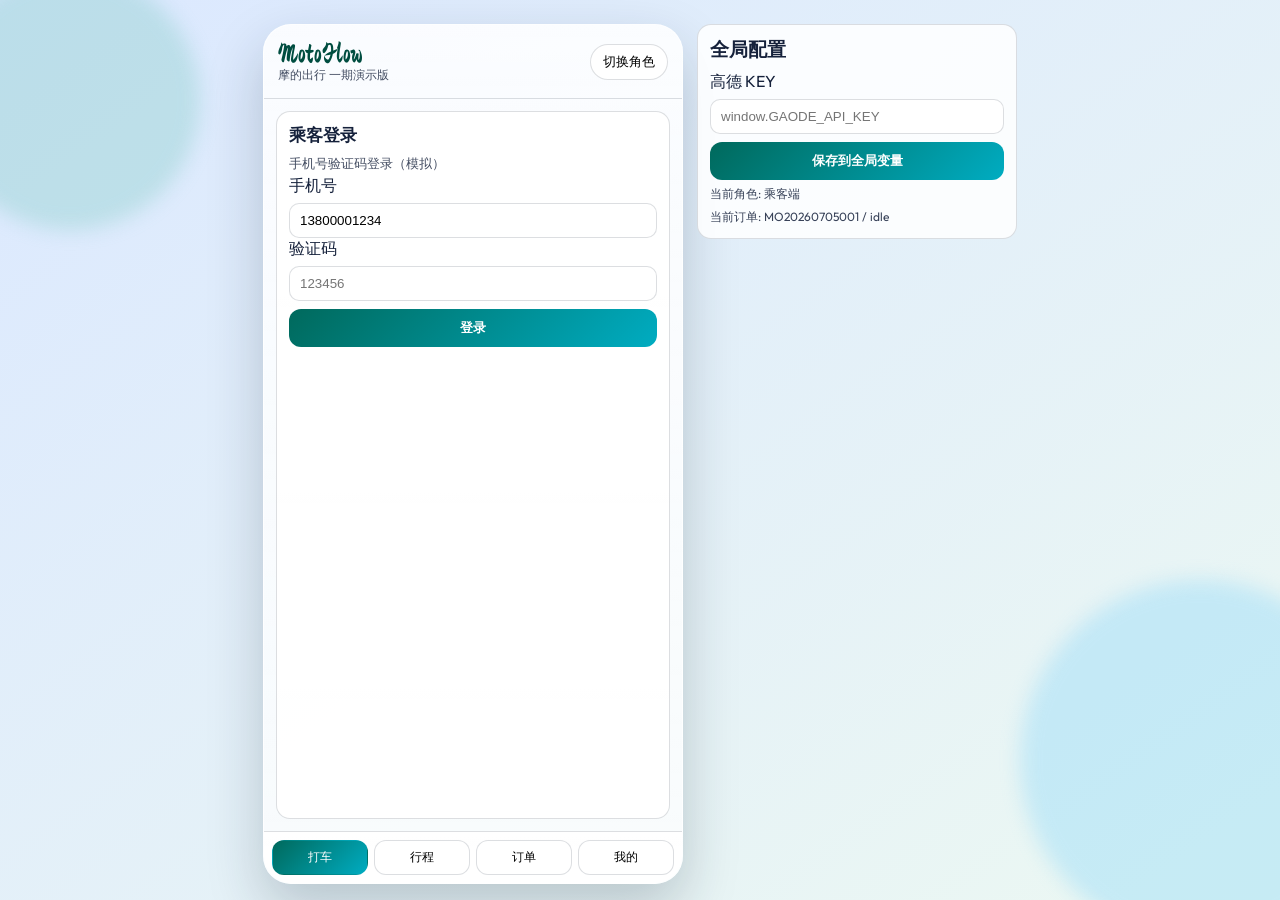
<file: index.html>
<!doctype html>
<html lang="zh-CN">
  <head>
    <meta charset="UTF-8" />
    <meta name="viewport" content="width=device-width, initial-scale=1.0" />
    <title>摩的出行一期移动端 MVP</title>
    <link rel="preconnect" href="https://fonts.googleapis.com" />
    <link rel="preconnect" href="https://fonts.gstatic.com" crossorigin />
    <link
      href="https://fonts.googleapis.com/css2?family=Outfit:wght@400;500;700;800&family=Ma+Shan+Zheng&display=swap"
      rel="stylesheet"
    />
    <link rel="stylesheet" href="styles.css" />
  </head>
  <body>
    <div class="bg-glow">
      <div class="blob b1"></div>
      <div class="blob b2"></div>
    </div>

    <main class="phone-wrap">
      <section class="phone-shell">
        <header class="mobile-head">
          <div>
            <div class="brand">MotoFlow</div>
            <div class="sub">摩的出行 一期演示版</div>
          </div>
          <button id="roleSwitchBtn" class="chip">切换角色</button>
        </header>

        <section id="view" class="screen"></section>

        <footer class="mobile-foot">
          <nav id="mobileTabs" class="mobile-tabs"></nav>
        </footer>
      </section>

      <section class="dock">
        <div class="dock-card">
          <h3>全局配置</h3>
          <label>高德 KEY</label>
          <input id="gaodeKeyInput" placeholder="window.GAODE_API_KEY" />
          <button id="saveKeyBtn" class="btn">保存到全局变量</button>
          <p id="roleLabel" class="note"></p>
          <p id="statusLabel" class="note"></p>
        </div>
      </div>
    </main>

    <script src="app.js"></script>
  </body>
</html>
</file>
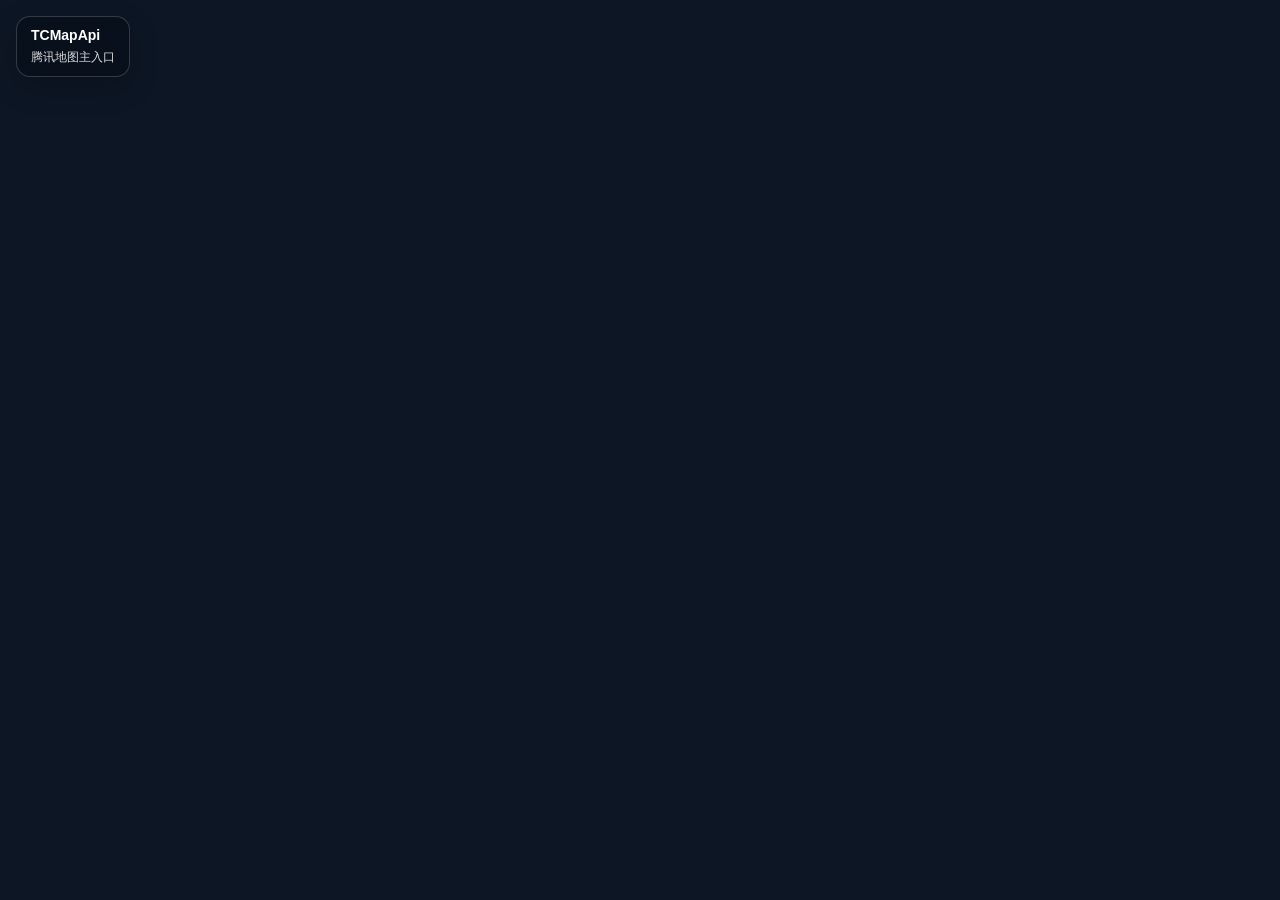
<file: TCMapApi/index.html>
<!doctype html>
<html lang="zh-CN">
<head>
  <meta charset="utf-8" />
  <meta name="viewport" content="width=device-width, initial-scale=1" />
  <meta http-equiv="X-UA-Compatible" content="ie=edge" />
  <title>TCMapApi - 腾讯地图组件</title>
  <script charset="utf-8" src="https://map.qq.com/api/gljs?v=1.exp&key=CSIBZ-OXWY3-MD23Q-RVESB-5CESS-YDBTD"></script>
  <style type="text/css">
    html,
    body {
      height: 100%;
      margin: 0px;
      padding: 0px;
      overflow: hidden;
      font-family: "PingFang SC", "Microsoft YaHei", sans-serif;
      background: #0d1624;
    }

    #container {
      position: relative;
      width: 100%;
      height: 100%;
    }

    .tag {
      position: absolute;
      top: 16px;
      left: 16px;
      z-index: 10;
      background: rgba(8, 15, 26, 0.72);
      color: #fff;
      border: 1px solid rgba(255, 255, 255, 0.18);
      border-radius: 14px;
      padding: 10px 14px;
      backdrop-filter: blur(10px);
      box-shadow: 0 10px 30px rgba(0, 0, 0, 0.2);
    }

    .tag strong {
      display: block;
      margin-bottom: 4px;
      font-size: 14px;
    }

    .tag span {
      font-size: 12px;
      opacity: 0.86;
    }
  </style>
</head>
<body onload="initMap()">
  <div id="container"></div>
  <div class="tag">
    <strong>TCMapApi</strong>
    <span>腾讯地图主入口</span>
  </div>
  <script type="text/javascript">
    function initMap() {
      var center = new TMap.LatLng(39.984104, 116.307503);
      var map = new TMap.Map("container", {
        rotation: 20,
        pitch: 30,
        zoom: 12,
        center: center
      });

      map.on("click", function (evt) {
        console.log("map click", evt);
      });
    }
  </script>
</body>
</html>
</file>
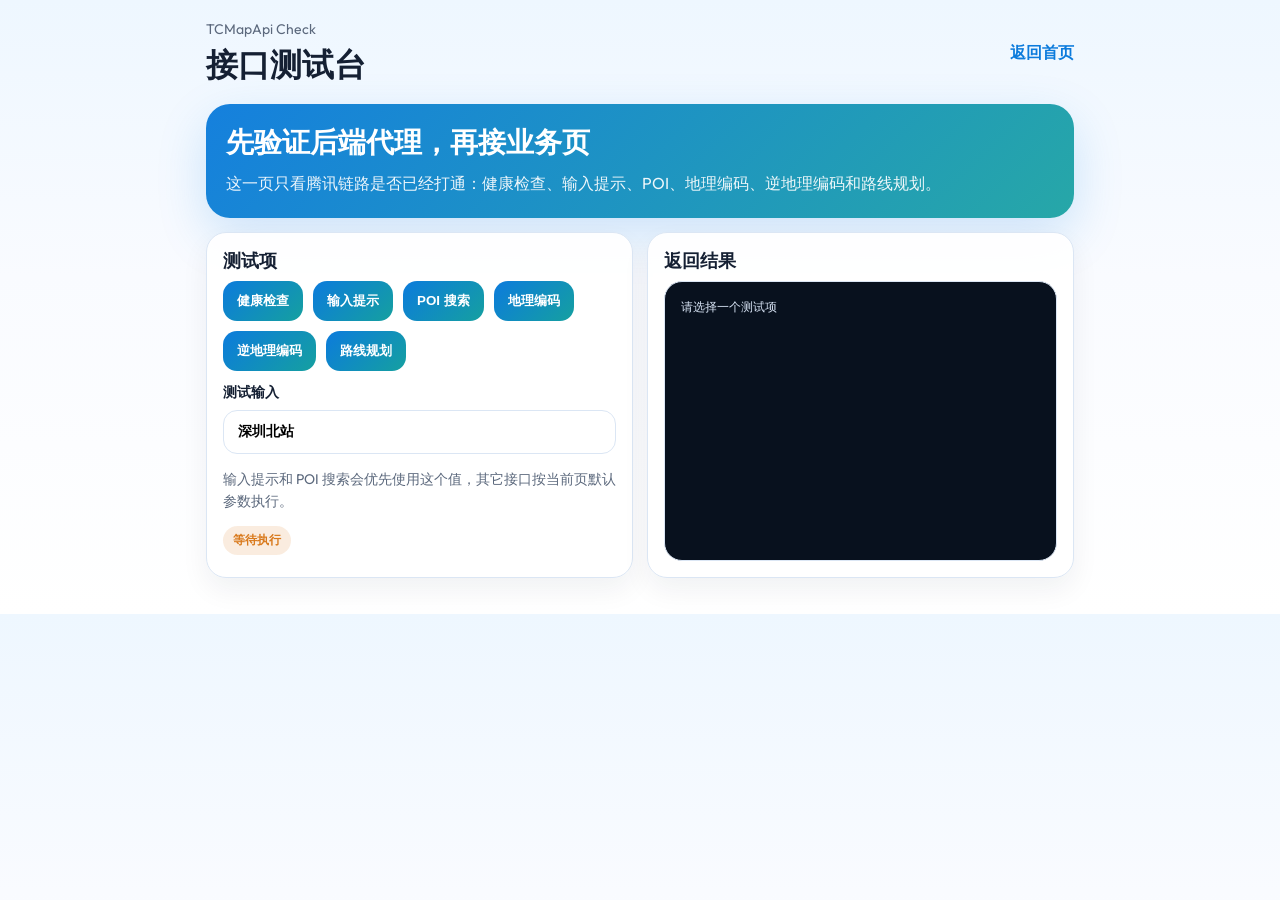
<file: TCMapApi/pages/api-check.html>
<!doctype html>
<html lang="zh-CN">
<head>
  <meta charset="utf-8" />
  <meta name="viewport" content="width=device-width, initial-scale=1" />
  <title>TCMapApi - 接口测试</title>
  <link rel="preconnect" href="https://fonts.googleapis.com" />
  <link rel="preconnect" href="https://fonts.gstatic.com" crossorigin />
  <link href="https://fonts.googleapis.com/css2?family=Outfit:wght@400;500;600;700;800&display=swap" rel="stylesheet" />
  <script src="/TCMapApi/assets/js/shared.js" defer></script>
  <style>
    :root { color-scheme: light; --bg:#f4f9ff; --card:#ffffff; --ink:#152033; --muted:#5c697d; --line:#dbe6f4; --brand:#0c7bdc; --brand2:#15a0a0; --warn:#d97a1d; --ok:#1f9d6a; }
    * { box-sizing: border-box; }
    body { margin: 0; font-family: 'Outfit', 'PingFang SC', 'Microsoft YaHei', sans-serif; background: linear-gradient(180deg, #eef7ff, #f9fbff 45%, #ffffff 100%); color: var(--ink); }
    .shell { width: min(100%, 900px); margin: 0 auto; padding: 18px 16px 36px; }
    .top { display:flex; align-items:center; justify-content:space-between; gap: 12px; margin-bottom: 16px; }
    .back { text-decoration:none; color: var(--brand); font-weight: 700; }
    .hero { background: linear-gradient(135deg, rgba(12,123,220,.96), rgba(21,160,160,.92)); color: #fff; border-radius: 24px; padding: 20px; box-shadow: 0 18px 50px rgba(12,123,220,.18); }
    .hero h1 { margin: 0 0 8px; font-size: 28px; }
    .hero p { margin: 0; line-height: 1.7; color: rgba(255,255,255,.92); }
    .grid { display: grid; gap: 14px; margin-top: 14px; }
    .card { background: rgba(255,255,255,.95); border: 1px solid var(--line); border-radius: 20px; padding: 16px; box-shadow: 0 12px 28px rgba(22,34,53,.06); }
    .title { margin: 0 0 8px; font-size: 18px; }
    .muted { color: var(--muted); font-size: 14px; line-height: 1.6; }
    .actions { display:flex; gap: 10px; flex-wrap: wrap; }
    .btn { appearance:none; border:0; padding: 11px 14px; border-radius: 14px; color:#fff; font-weight:700; background: linear-gradient(135deg, var(--brand), var(--brand2)); }
    .btn.alt { color: var(--ink); background: #f5f8fd; border: 1px solid var(--line); }
    label { display:block; margin-top: 12px; font-weight: 700; font-size: 14px; }
    input { width: 100%; margin-top: 8px; border: 1px solid var(--line); border-radius: 14px; padding: 12px 14px; font: inherit; background: #fff; }
    .badge { display:inline-flex; padding: 6px 10px; border-radius: 999px; font-size: 12px; font-weight: 700; }
    .badge.ok { background: rgba(31,157,106,.14); color: var(--ok); }
    .badge.warn { background: rgba(217,122,29,.14); color: var(--warn); }
    .panel { min-height: 280px; border: 1px solid var(--line); border-radius: 18px; background: #08111e; color: #d8e4f5; overflow: hidden; }
    pre { margin: 0; padding: 16px; white-space: pre-wrap; word-break: break-word; font-size: 12px; line-height: 1.65; }
    @media (min-width: 860px) { .grid { grid-template-columns: 1fr 1fr; } }
  </style>
</head>
<body>
  <main class="shell">
    <div class="top">
      <div>
        <div class="muted">TCMapApi Check</div>
        <h1 style="margin:4px 0 0;">接口测试台</h1>
      </div>
      <a class="back" href="/TCMapApi/">返回首页</a>
    </div>

    <section class="hero">
      <h1>先验证后端代理，再接业务页</h1>
      <p>这一页只看腾讯链路是否已经打通：健康检查、输入提示、POI、地理编码、逆地理编码和路线规划。</p>
    </section>

    <section class="grid">
      <div class="card">
        <h3 class="title">测试项</h3>
        <div class="actions">
          <button class="btn" data-action="health">健康检查</button>
          <button class="btn" data-action="suggestion">输入提示</button>
          <button class="btn" data-action="poi">POI 搜索</button>
          <button class="btn" data-action="geocode">地理编码</button>
          <button class="btn" data-action="regeo">逆地理编码</button>
          <button class="btn" data-action="route">路线规划</button>
        </div>
        <label>测试输入<input id="paramInput" value="深圳北站" /></label>
        <p class="muted">输入提示和 POI 搜索会优先使用这个值，其它接口按当前页默认参数执行。</p>
        <div id="apiState" class="badge warn">等待执行</div>
      </div>
      <div class="card">
        <h3 class="title">返回结果</h3>
        <div id="resultPanel" class="panel"><pre>请选择一个测试项</pre></div>
      </div>
    </section>
  </main>

  <script>
    const resultPanel = document.getElementById('resultPanel');
    const apiState = document.getElementById('apiState');

    function showResult(data) {
      resultPanel.innerHTML = `<pre>${TCMapKit.escapeHtml(JSON.stringify(data, null, 2))}</pre>`;
    }

    async function runAction(action) {
      const value = document.getElementById('paramInput').value.trim();
      apiState.className = 'badge warn';
      apiState.textContent = '请求中...';

      try {
        let data;
        if (action === 'health') {
          data = await TCMapKit.request('/api/health');
        } else if (action === 'suggestion') {
          data = await TCMapKit.request(`/api/tencent/search/suggestion?${TCMapKit.queryString({ keyword: value || '地铁站', region: '深圳' })}`);
        } else if (action === 'poi') {
          data = await TCMapKit.request(`/api/tencent/search/poi?${TCMapKit.queryString({ keyword: value || '深圳北站', boundary: 'region(深圳,0)', page_size: 5, page_index: 1 })}`);
        } else if (action === 'geocode') {
          data = await TCMapKit.request(`/api/tencent/geo/geocode?${TCMapKit.queryString({ address: value || '深圳北站', region: '深圳' })}`);
        } else if (action === 'regeo') {
          data = await TCMapKit.request(`/api/tencent/geo/regeo?${TCMapKit.queryString({ location: '114.0596,22.5315', get_poi: 1 })}`);
        } else if (action === 'route') {
          data = await TCMapKit.request(`/api/tencent/route/driving?${TCMapKit.queryString({ from: '22.543096,114.057865', to: '22.61634,114.06341', policy: 0 })}`);
        }
        apiState.className = 'badge ok';
        apiState.textContent = '请求成功';
        showResult(data);
      } catch (error) {
        apiState.className = 'badge warn';
        apiState.textContent = error.message;
        showResult({ ok: false, message: error.message, stack: error.stack });
      }
    }

    document.querySelectorAll('[data-action]').forEach((button) => {
      button.addEventListener('click', () => runAction(button.dataset.action));
    });
  </script>
</body>
</html>
</file>
<file: styles.css>
:root {
  --bg: #e8f1ff;
  --ink: #15213b;
  --line: rgba(21, 33, 59, 0.15);
  --card: rgba(255, 255, 255, 0.88);
  --pri: #00695c;
  --pri-2: #00acc1;
  --warn: #f9a825;
  --ok: #2e7d32;
}

* { box-sizing: border-box; }

body {
  margin: 0;
  min-height: 100vh;
  font-family: "Outfit", sans-serif;
  color: var(--ink);
  background: linear-gradient(145deg, #dbe8ff 0%, #ecf8f2 100%);
}

.bg-glow {
  position: fixed;
  inset: 0;
  z-index: -1;
  overflow: hidden;
}

.blob {
  position: absolute;
  border-radius: 999px;
  filter: blur(10px);
  opacity: 0.35;
  animation: hover 8s ease-in-out infinite;
}

.b1 {
  width: 260px;
  height: 260px;
  left: -60px;
  top: -30px;
  background: #80cbc4;
}

.b2 {
  width: 360px;
  height: 360px;
  right: -100px;
  bottom: -40px;
  background: #81d4fa;
  animation-delay: 1.5s;
}

@keyframes hover {
  0%, 100% { transform: translateY(0); }
  50% { transform: translateY(-12px); }
}

.phone-wrap {
  max-width: 1080px;
  margin: 0 auto;
  min-height: 100vh;
  padding: 14px;
  display: grid;
  gap: 14px;
  grid-template-columns: 1fr;
}

.phone-shell {
  width: min(420px, 100%);
  margin: 0 auto;
  min-height: calc(100vh - 28px);
  border-radius: 28px;
  border: 1px solid rgba(255, 255, 255, 0.75);
  background: linear-gradient(180deg, rgba(255, 255, 255, 0.86), rgba(255, 255, 255, 0.72));
  box-shadow: 0 24px 55px rgba(20, 35, 54, 0.22);
  overflow: hidden;
  display: grid;
  grid-template-rows: auto 1fr auto;
}

.mobile-head {
  display: flex;
  justify-content: space-between;
  align-items: center;
  padding: 14px;
  border-bottom: 1px solid var(--line);
}

.brand {
  font-family: "Ma Shan Zheng", cursive;
  font-size: 28px;
  color: #004d40;
  line-height: 1;
}

.sub {
  font-size: 12px;
  opacity: 0.8;
}

.chip {
  border: 1px solid var(--line);
  border-radius: 999px;
  padding: 8px 12px;
  background: #fff;
  cursor: pointer;
}

.screen {
  padding: 12px;
  overflow-y: auto;
  display: grid;
  gap: 10px;
}

.mobile-foot {
  border-top: 1px solid var(--line);
  background: rgba(255, 255, 255, 0.92);
}

.mobile-tabs {
  display: grid;
  grid-template-columns: repeat(4, 1fr);
  gap: 6px;
  padding: 8px;
}

.tab {
  border: 1px solid var(--line);
  border-radius: 12px;
  background: #fff;
  font-size: 12px;
  padding: 8px 4px;
}

.tab.active {
  background: linear-gradient(135deg, var(--pri) 0%, var(--pri-2) 100%);
  color: #fff;
  border-color: transparent;
}

.card {
  border: 1px solid var(--line);
  border-radius: 14px;
  background: var(--card);
  padding: 12px;
}

.title {
  margin: 0 0 8px;
  font-size: 17px;
}

.muted {
  margin: 2px 0;
  opacity: 0.8;
  font-size: 13px;
}

.map {
  min-height: 190px;
  border: 1px dashed #80a6b8;
  border-radius: 12px;
  display: grid;
  place-items: center;
  text-align: center;
  background: linear-gradient(160deg, #e3f2fd, #e8f5e9);
  padding: 10px;
}

.row {
  display: flex;
  justify-content: space-between;
  gap: 8px;
  border-bottom: 1px dashed var(--line);
  padding: 8px 0;
}

.btn {
  width: 100%;
  border: none;
  border-radius: 12px;
  background: linear-gradient(135deg, var(--pri), var(--pri-2));
  color: #fff;
  padding: 10px;
  font-weight: 600;
  margin-top: 8px;
  cursor: pointer;
}

.btn.alt {
  background: #ffffff;
  color: var(--ink);
  border: 1px solid var(--line);
}

.badge {
  display: inline-block;
  border-radius: 999px;
  padding: 3px 8px;
  font-size: 12px;
}

.badge.ok { background: #c8e6c9; color: #1b5e20; }
.badge.warn { background: #ffe082; color: #5d4037; }
.badge.info { background: #b3e5fc; color: #01579b; }

input, select {
  width: 100%;
  border: 1px solid var(--line);
  border-radius: 10px;
  padding: 9px 10px;
  background: #fff;
  margin-top: 6px;
}

.dock {
  width: min(420px, 100%);
  margin: 0 auto;
}

.dock-card {
  border: 1px solid var(--line);
  background: rgba(255, 255, 255, 0.86);
  border-radius: 14px;
  padding: 12px;
}

.dock-card h3 {
  margin: 0 0 8px;
}

.note {
  margin: 6px 0 0;
  font-size: 12px;
  opacity: 0.85;
}

.actions {
  display: grid;
  grid-template-columns: 1fr 1fr;
  gap: 8px;
}

@media (min-width: 860px) {
  .phone-wrap {
    grid-template-columns: 420px 320px;
    align-items: start;
    justify-content: center;
    padding-top: 24px;
  }

  .phone-shell {
    min-height: 860px;
  }

  .dock {
    margin: 0;
  }
}
</file>
